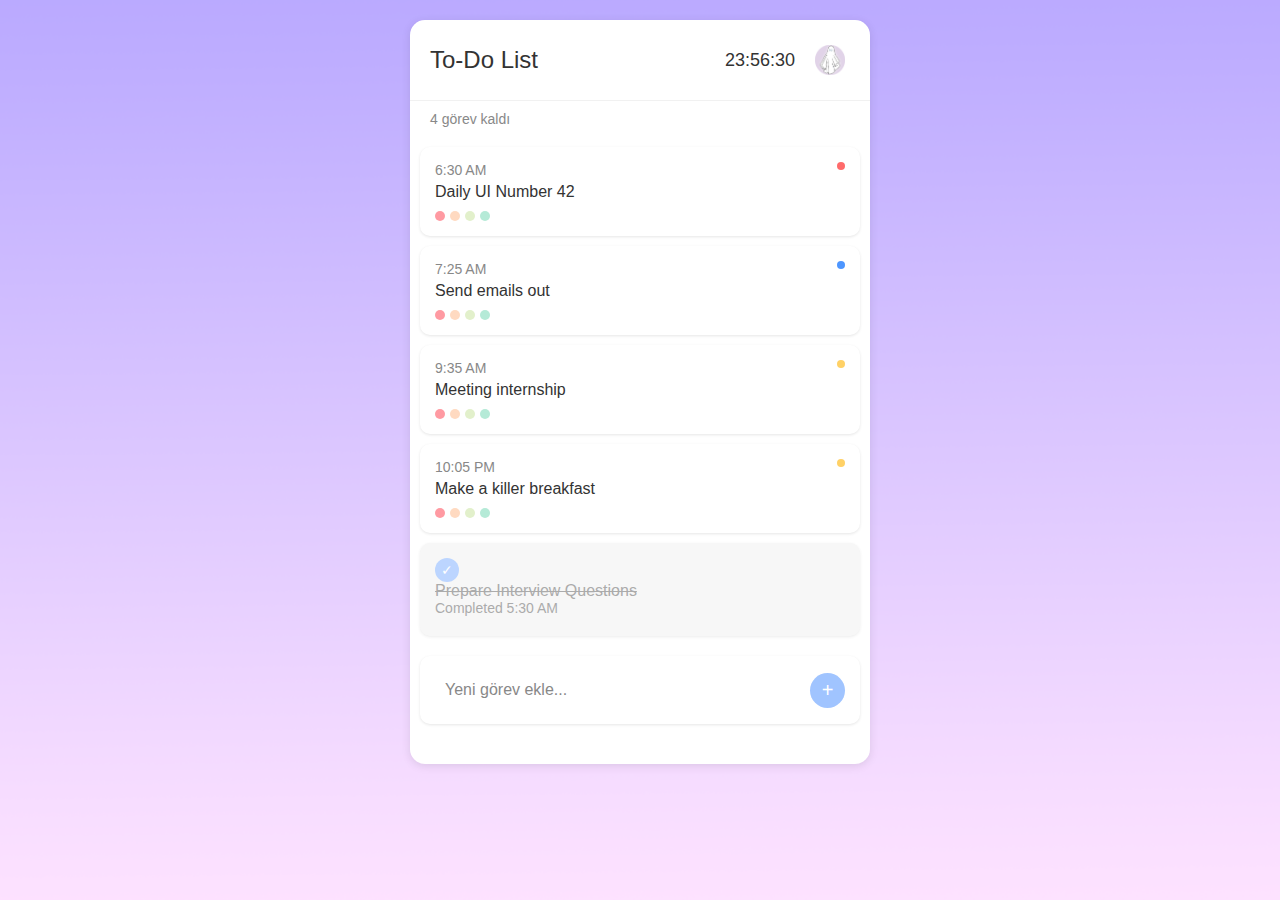
<file: todolistson/index.html>
<!DOCTYPE html>
<html lang="tr">
<head>
    <meta charset="UTF-8">
    <meta name="viewport" content="width=device-width, initial-scale=1.0">
    <title>To-Do List</title>
    <link rel="stylesheet" href="styles.css">
</head>
<body>
    <div class="container">
        <div class="header">
            <h1>To-Do List</h1>
            <div class="header-controls">
                <div class="clock" id="clock">00:00:00</div>
                <button class="theme-toggle" id="themeToggle">
                    <img src="casperL.png" id="themeIcon" alt="Theme Icon">
                </button>
            </div>
        </div>
        <div class="remaining-tasks" id="remaining-count">3 görev kaldı</div>
        
        <div class="task-list" id="taskList">
            <!-- Görevler JavaScript ile eklenecek -->
        </div>
        
        <div class="add-task">
            <input type="text" id="newTask" placeholder="Yeni görev ekle...">
            <button class="add-button" id="addButton">+</button>
        </div>
    </div>

    <script>
        function toggleTheme() {
            const body = document.body;
            const themeIcon = document.getElementById('themeIcon');
            
            if (body.classList.contains('dark-mode')) {
                body.classList.remove('dark-mode');
                themeIcon.src = 'casperL.png';
                localStorage.setItem('theme', 'light');
            } else {
                body.classList.add('dark-mode');
                themeIcon.src = 'casperN.png';
                localStorage.setItem('theme', 'dark');
            }
        }

        // Sayfa yüklendiğinde tema kontrolü
        document.addEventListener('DOMContentLoaded', function() {
            const savedTheme = localStorage.getItem('theme');
            const themeIcon = document.getElementById('themeIcon');
            
            if (savedTheme === 'dark') {
                document.body.classList.add('dark-mode');
                themeIcon.src = 'casperN.png';
            } else {
                themeIcon.src = 'casperL.png';
            }

            // Tema değiştirme butonuna tıklama olayı ekle
            document.getElementById('themeToggle').addEventListener('click', toggleTheme);
        });
        
        // Saat fonksiyonu
        function updateClock() {
            const now = new Date();
            const hours = String(now.getHours()).padStart(2, '0');
            const minutes = String(now.getMinutes()).padStart(2, '0');
            const seconds = String(now.getSeconds()).padStart(2, '0');
            document.getElementById('clock').textContent = `${hours}:${minutes}:${seconds}`;
        }
        
        // Saati başlat
        setInterval(updateClock, 1000);
        updateClock();
        
        // Örnek görevler
        const tasks = [
            { time: '6:30 AM', content: 'Daily UI Number 42', color: 'red', status: 'active' },
            { time: '7:25 AM', content: 'Send emails out', color: 'blue', status: 'active' },
            { time: '9:35 AM', content: 'Meeting internship', color: 'yellow', status: 'active' },
            { time: '5:30 AM', content: 'Prepare Interview Questions', color: 'blue', status: 'completed' },
            { time: '10:05 PM', content: 'Make a killer breakfast', color: 'yellow', status: 'active' }
        ];
        
        // Görevleri render et
        function renderTasks() {
            const taskList = document.getElementById('taskList');
            taskList.innerHTML = '';
            
            // Önce aktif görevleri ekle
            tasks.filter(task => task.status === 'active').forEach(task => {
                const taskItem = document.createElement('div');
                taskItem.className = 'task-item';
                
                const indicator = document.createElement('div');
                indicator.className = `indicator ${task.color}`;
                
                const taskTime = document.createElement('div');
                taskTime.className = 'task-time';
                taskTime.textContent = task.time;
                
                const taskContent = document.createElement('div');
                taskContent.className = 'task-content';
                taskContent.textContent = task.content;
                
                const taskDots = document.createElement('div');
                taskDots.className = 'task-dots';
                
                // 4 renkli nokta ekle
                for (let i = 1; i <= 4; i++) {
                    const dot = document.createElement('div');
                    dot.className = `dot color${i}`;
                    taskDots.appendChild(dot);
                }
                
                taskItem.appendChild(indicator);
                taskItem.appendChild(taskTime);
                taskItem.appendChild(taskContent);
                taskItem.appendChild(taskDots);
                
                // Tıklama olayı - tamamlandı olarak işaretle
                taskItem.addEventListener('click', function() {
                    if (task.status === 'active') {
                        task.status = 'completed';
                    } else {
                        task.status = 'active';
                    }
                    renderTasks();
                    updateRemainingCount();
                });
                
                taskList.appendChild(taskItem);
            });
            
            // Sonra tamamlanmış görevleri ekle
            tasks.filter(task => task.status === 'completed').forEach(task => {
                const taskItem = document.createElement('div');
                taskItem.className = 'task-item completed';
                
                const completedIndicator = document.createElement('div');
                completedIndicator.className = 'completed-indicator';
                completedIndicator.innerHTML = '✓';
                
                const taskContent = document.createElement('div');
                taskContent.className = 'task-content';
                taskContent.textContent = task.content;
                
                const taskTime = document.createElement('div');
                taskTime.className = 'task-time';
                taskTime.textContent = 'Completed ' + task.time;
                
                taskItem.appendChild(completedIndicator);
                taskItem.appendChild(taskContent);
                taskItem.appendChild(taskTime);
                
                // Tıklama olayı - aktif olarak işaretle
                taskItem.addEventListener('click', function() {
                    if (task.status === 'active') {
                        task.status = 'completed';
                    } else {
                        task.status = 'active';
                    }
                    renderTasks();
                    updateRemainingCount();
                });
                
                taskList.appendChild(taskItem);
            });
        }
        
        // Kalan görev sayısını güncelle
        function updateRemainingCount() {
            const activeCount = tasks.filter(task => task.status === 'active').length;
            document.getElementById('remaining-count').textContent = `${activeCount} görev kaldı`;
        }
        
        // Yeni görev ekleme
        document.getElementById('addButton').addEventListener('click', function() {
            const newTaskInput = document.getElementById('newTask');
            const taskContent = newTaskInput.value.trim();
            
            if (taskContent !== '') {
                const now = new Date();
                const hours = now.getHours();
                const minutes = now.getMinutes();
                const ampm = hours >= 12 ? 'PM' : 'AM';
                const formattedHours = hours % 12 || 12;
                const formattedTime = `${formattedHours}:${String(minutes).padStart(2, '0')} ${ampm}`;
                
                // Rastgele renk seç
                const colors = ['red', 'blue', 'yellow'];
                const randomColor = colors[Math.floor(Math.random() * colors.length)];
                
                tasks.push({
                    time: formattedTime,
                    content: taskContent,
                    color: randomColor,
                    status: 'active'
                });
                
                newTaskInput.value = '';
                renderTasks();
                updateRemainingCount();
            }
        });
        
        // Enter tuşu ile görev ekleme
        document.getElementById('newTask').addEventListener('keypress', function(e) {
            if (e.key === 'Enter') {
                document.getElementById('addButton').click();
            }
        });
        
        // Sayfayı yükle
        renderTasks();
        updateRemainingCount();
    </script>
</body>
</html>
</file>
<file: todolistson/styles.css>
:root {
    --bg-color: #f5f5f5;
    --container-bg: white;
    --text-color: #333;
    --text-secondary: #888;
    --task-bg: white;
    --header-border: #f1f1f1;
    --shadow-color: rgba(0,0,0,0.1);
}

.dark-mode {
    --bg-color: #222;
    --container-bg: #333;
    --text-color: #f1f1f1;
    --text-secondary: #ccc;
    --task-bg: #444;
    --header-border: #555;
    --shadow-color: rgba(0,0,0,0.3);
    background-image: url('background.png');
}

* {
    margin: 0;
    padding: 0;
    box-sizing: border-box;
    font-family: 'Segoe UI', Tahoma, Geneva, Verdana, sans-serif;
}

body {
    background-color: var(--bg-color);
    padding: 20px;
    max-width: 500px;
    margin: 0 auto;
    transition: background-color 0.3s;
    background-image: url('background.png');
    background-repeat: no-repeat;
    background-position: center;
    background-size: cover;
    min-height: 100vh;
}

.container {
    background-color: var(--container-bg);
    border-radius: 15px;
    overflow: hidden;
    box-shadow: 0 2px 10px var(--shadow-color);
    padding-bottom: 20px;
    transition: background-color 0.3s, box-shadow 0.3s;
}

.header {
    display: flex;
    justify-content: space-between;
    align-items: center;
    padding: 20px;
    border-bottom: 1px solid var(--header-border);
    transition: border-color 0.3s;
}

.header h1 {
    font-size: 24px;
    font-weight: 500;
    color: var(--text-color);
    transition: color 0.3s;
}

.header-controls {
    display: flex;
    align-items: center;
    gap: 15px;
}

.clock {
    font-size: 18px;
    font-weight: 500;
    color: var(--text-color);
    transition: color 0.3s;
}

.theme-toggle {
    cursor: pointer;
    width: 40px;
    height: 40px;
    display: flex;
    align-items: center;
    justify-content: center;
    border-radius: 50%;
    background: none;
    border: none;
    transition: background-color 0.3s;
}

.theme-toggle img {
    width: 30px;
    height: 30px;
    transition: opacity 0.3s;
}

.theme-toggle:hover {
    background-color: rgba(0,0,0,0.1);
}

.dark-mode .theme-toggle:hover {
    background-color: rgba(255,255,255,0.1);
}

.remaining-tasks {
    padding: 10px 20px;
    font-size: 14px;
    color: var(--text-secondary);
    transition: color 0.3s;
}

.task-list {
    padding: 0 10px;
}

.task-item {
    background-color: var(--task-bg);
    border-radius: 10px;
    margin: 10px 0;
    padding: 15px;
    box-shadow: 0 1px 3px var(--shadow-color);
    position: relative;
    cursor: pointer;
    transition: background-color 0.3s, box-shadow 0.3s;
}

.task-time {
    font-size: 14px;
    font-weight: 500;
    color: var(--text-secondary);
    margin-bottom: 5px;
    transition: color 0.3s;
}

.task-content {
    font-size: 16px;
    color: var(--text-color);
    transition: color 0.3s;
}

.task-dots {
    display: flex;
    margin-top: 10px;
}

.dot {
    width: 10px;
    height: 10px;
    border-radius: 50%;
    margin-right: 5px;
}

.color1 { background-color: #FF9AA2; }
.color2 { background-color: #FFDAC1; }
.color3 { background-color: #E2F0CB; }
.color4 { background-color: #B5EAD7; }

.indicator {
    width: 8px;
    height: 8px;
    border-radius: 50%;
    position: absolute;
    right: 15px;
    top: 15px;
}

.red { background-color: #FF6B6B; }
.blue { background-color: #4D96FF; }
.yellow { background-color: #FFD166; }

.add-task {
    display: flex;
    align-items: center;
    padding: 15px;
    background-color: var(--task-bg);
    border-radius: 10px;
    margin: 20px 10px;
    box-shadow: 0 1px 3px var(--shadow-color);
    transition: background-color 0.3s, box-shadow 0.3s;
}

.add-task input {
    flex: 1;
    border: none;
    padding: 10px;
    font-size: 16px;
    outline: none;
    background-color: transparent;
    color: var(--text-color);
    transition: color 0.3s;
}

.add-task input::placeholder {
    color: var(--text-secondary);
    transition: color 0.3s;
}

.add-button {
    background-color: #A0C4FF;
    color: white;
    border: none;
    width: 35px;
    height: 35px;
    border-radius: 50%;
    cursor: pointer;
    font-size: 20px;
    display: flex;
    align-items: center;
    justify-content: center;
}

.completed {
    background-color: rgba(150, 150, 150, 0.1);
    opacity: 0.7;
}

.completed .task-content {
    text-decoration: line-through;
    color: var(--text-secondary);
}

.completed-indicator {
    background-color: #A0C4FF;
    color: white;
    width: 24px;
    height: 24px;
    border-radius: 50%;
    display: flex;
    align-items: center;
    justify-content: center;
    margin-right: 10px;
    font-size: 14px;
}
</file>
